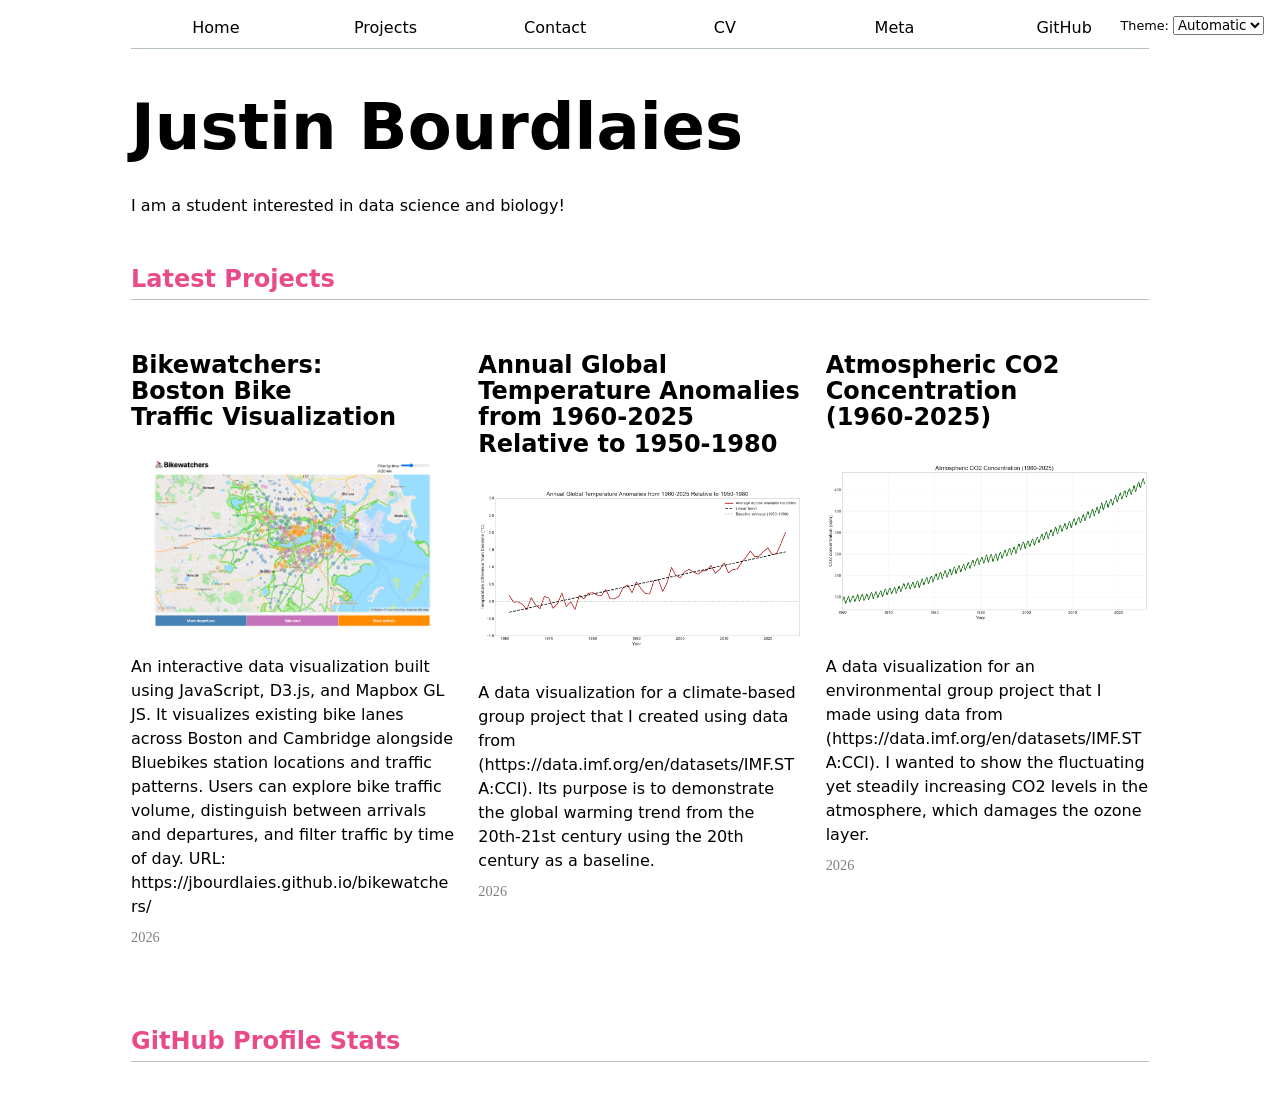
<file: index.html>
<!DOCTYPE html>
<html lang="en">
<head>
    <meta charset="UTF-8">
    <meta name="viewport" content="width=device-width, initial-scale=1.0">
    <title>Justin Bourdlaies: Personal site and portfolio</title>
    <link rel="stylesheet" href="style.css">
    <script type="module" src="global.js"></script>
</head>
<body>

     <h1>Justin Bourdlaies</h1>

     <p>
        I am a student interested in data science and biology!
    </p>
    
    <section>
        <h2>Latest Projects</h2>
        <div class="projects"></div>
    </section>

    <section>
        <h2>GitHub Profile Stats</h2>
        <div id="profile-stats"></div>
    </section>

    <script src="index.js" type="module" defer></script>

</body>
</html>
</file>
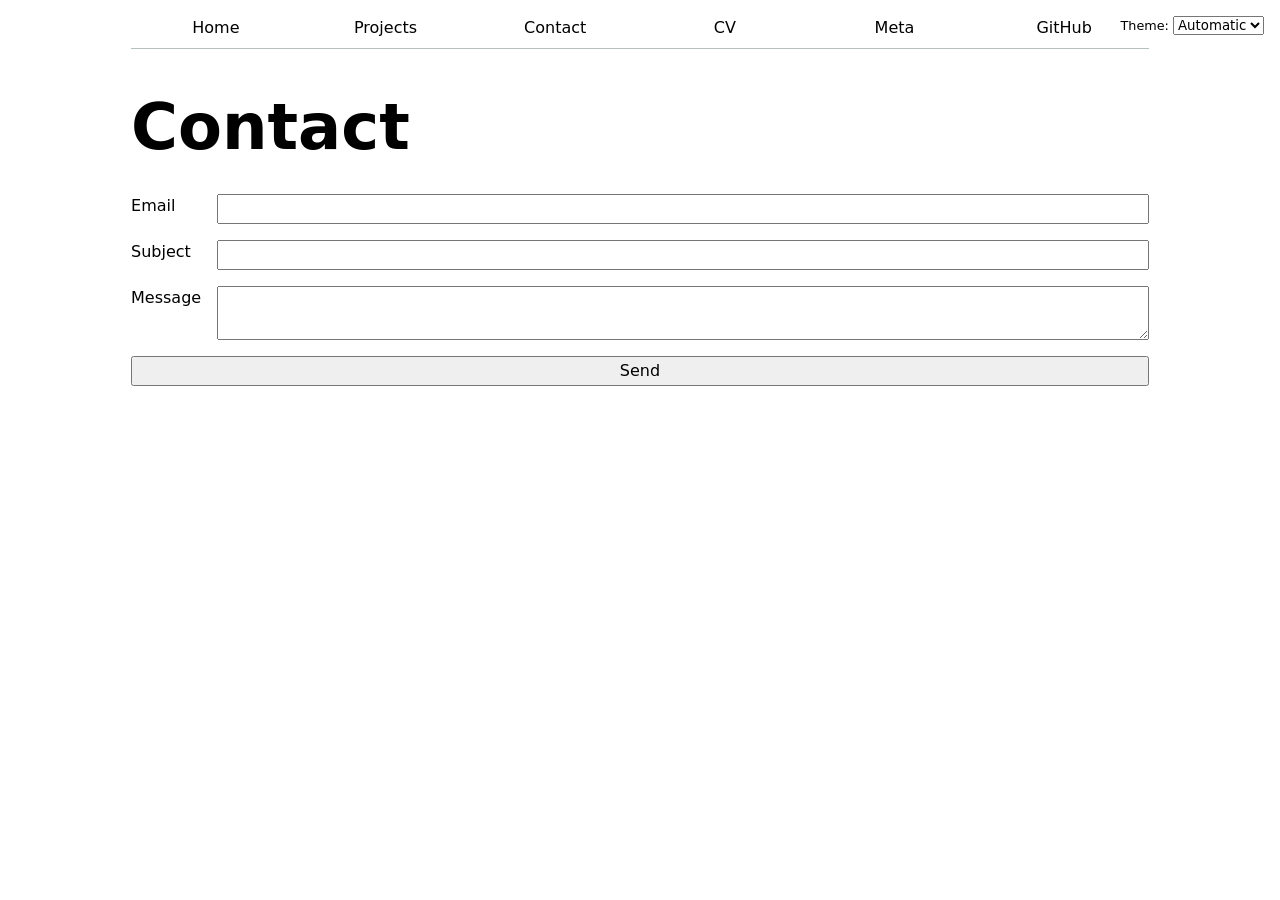
<file: contact/index.html>
<!DOCTYPE html>
<html lang="en">
<head>
    <meta charset="UTF-8">
    <meta name="viewport" content="width=device-width, initial-scale=1.0">
    <title>Justin Bourdlaies: Contact</title>
    <link rel="stylesheet" href="../style.css">
    <script type="module" src="../global.js"></script>
</head>
<body>

    <h1>Contact</h1>

    <form action="mailto:jbourdlaies@ucsd.edu" method="POST" enctype="text/plain">

        <label>
            Email
            <input name="email" type="email">
        </label>

        <label>
            Subject
            <input name="subject">
        </label>

        <label>
            Message
            <textarea name="body"></textarea>
        </label>

        <button>Send</button>

    </form>

</body>
</html>
</file>
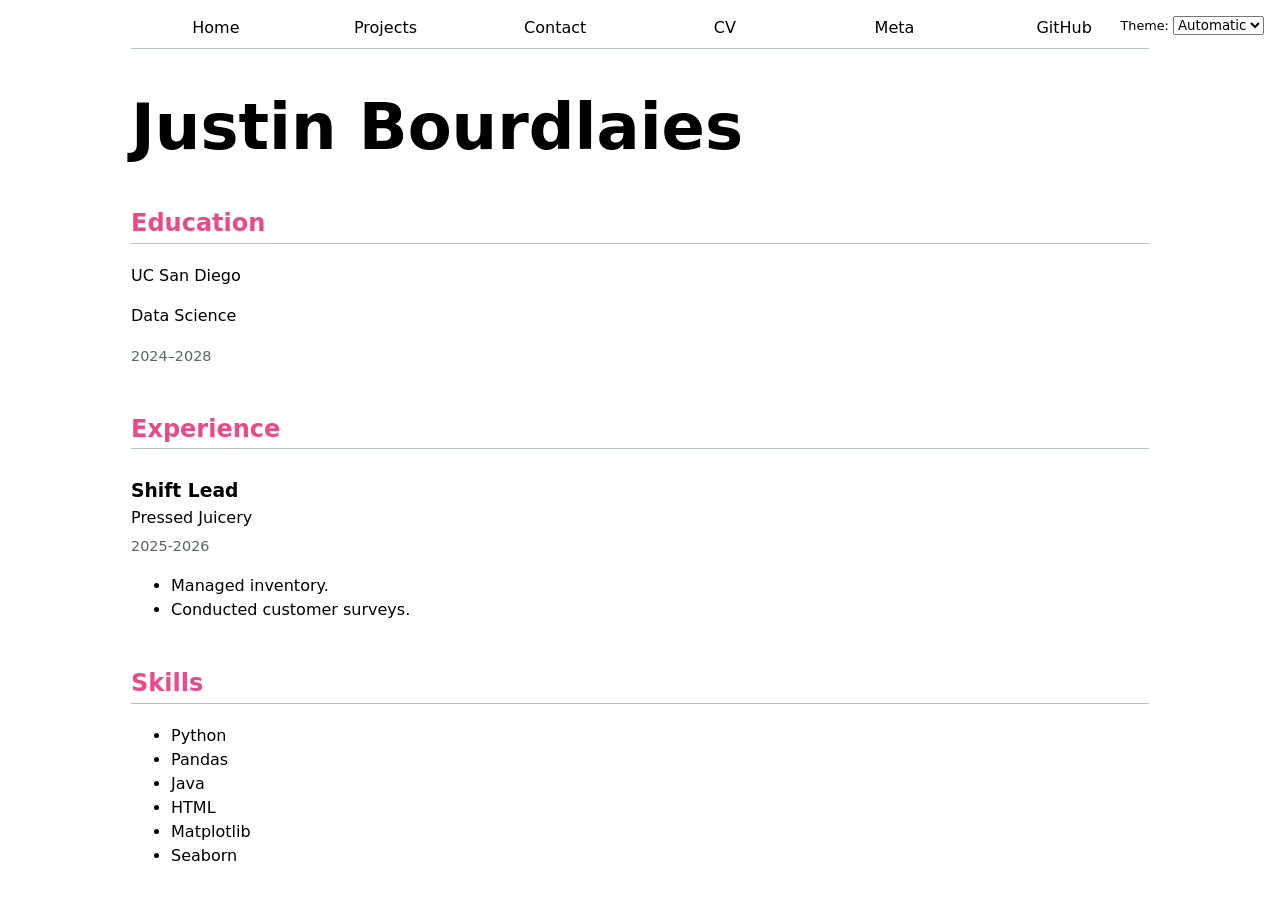
<file: cv/index.html>
<!DOCTYPE html>
<html lang="en">
<head>
    <meta charset="UTF-8">
    <meta name="viewport" content="width=device-width, initial-scale=1.0">
    <title>Justin Bourdlaies: CV</title>
    <link rel="stylesheet" href="../style.css">
    <script type="module" src="../global.js"></script>
</head>
<body>

    <h1>Justin Bourdlaies</h1>

    <section>
        <h2>Education</h2>

        <p>UC San Diego</p>
        <p>Data Science</p>
        <time>2024–2028</time>
    </section>

    <section>
        <h2>Experience</h2>

        <article>
            <h3>Shift Lead</h3>
            <p>Pressed Juicery</p>
            <time>2025-2026</time>

            <ul>
                <li>Managed inventory.</li>
                <li>Conducted customer surveys.</li>
            </ul>
        </article>
    </section>

    <section>
        <h2>Skills</h2>

        <ul>
            <li>Python</li>
            <li>Pandas</li>
            <li>Java</li>
            <li>HTML</li>
            <li>Matplotlib</li>
            <li>Seaborn</li>
        </ul>
    </section>

</body>
</html>
</file>
<file: style.css>
html {
  color-scheme: light dark;
}

label.color-scheme {
  position: absolute;
  top: 1rem;
  right: 1rem;
  font-size: 80%;
  font-family: inherit;
}

select {
  font-family: inherit;
}

html {
  --color-accent: oklch(65% 50% 0);
  accent-color: var(--color-accent);
}

body {
  font: 100%/1.5 system-ui;

  max-width: 100ch;
  margin-inline: max(1em, (100% - 100ch) / 2);
}

nav {
  display: flex;
  margin-bottom: 1em;
  border-bottom: 1px solid oklch(80% 3% 200);
  --border-color: oklch(50% 10% 200 / 40%);
}

nav a {
  flex: 1;
  text-decoration: none;
  color: inherit;
  text-align: center;
  padding: 0.5em;
}

nav a.current {
  border-bottom: 0.4em solid oklch(80% 3% 200);
  padding-bottom: 0.1em;
}

nav a:hover {
  border-bottom: 0.4em solid var(--color-accent);
}

input,
textarea,
button {
  font: inherit;
}

form {
  display: grid;
  grid-template-columns: auto 1fr;
  gap: 1em;
}

form label {
  display: grid;
  grid-column: 1 / -1;
  grid-template-columns: subgrid;
}

form button {
  grid-column: 1 / -1;
}

img {
  max-width: 100%;
}

.projects {
  display: grid;
  grid-template-columns: repeat(3, minmax(0, 1fr));
  gap: 1.5em;
  width: 100%;
  box-sizing: border-box;
}

.projects article {
  display: flex;
  flex-direction: column;
  min-width: 0;
  width: 100%;
  box-sizing: border-box;
  gap: 0.75em;
}

.projects article img {
  display: block;
  width: 100%;
  max-width: 100%;
  height: 200px;
  object-fit: contain;
  box-sizing: border-box;
}

.projects article h2,
.projects article h3,
.projects article p {
  min-width: 0;
  max-width: 100%;
  overflow-wrap: anywhere;
  margin: 0;
}

.project-text {
  display: flex;
  flex-direction: column;
  gap: 0.5em;
}

.project-text p {
  margin: 0;
}

.project-year {
  color: gray;
  font-family: Baskerville, serif;
  font-variant-numeric: oldstyle-nums;
  font-size: 0.9em;
}

#projects-pie-plot {
  max-width: 20em;
  margin-block: 2em;
  overflow: visible;
}

.container {
  display: flex;
  align-items: center;
  gap: 2em;
  margin-block: 2em;
}

#projects-pie-plot {
  width: 100%;
  max-width: 20em;
  flex: 0 1 20em;
  margin: 0;
  overflow: visible;
}

.legend {
  flex: 1;
  display: grid;
  grid-template-columns: repeat(auto-fill, minmax(9em, 1fr));
  gap: 0.8em;
  list-style: none;
  padding: 1em;
  margin: 0;
  border: 1px solid oklch(80% 3% 200);
  border-radius: 0.75em;
}

.legend-item {
  display: flex;
  align-items: center;
  gap: 0.5em;
  min-width: 0;
}

.swatch {
  display: inline-block;
  width: 0.9em;
  aspect-ratio: 1;
  flex-shrink: 0;
  background-color: var(--color);
  border-radius: 0.2em;
}

.legend-item em {
  color: gray;
  font-size: 0.9em;
}

@media (max-width: 600px) {
  .container {
    flex-direction: column;
    align-items: stretch;
  }

  #projects-pie-plot {
    align-self: center;
    width: 100%;
  }
}

@media (max-width: 700px) {
  .projects {
    grid-template-columns: repeat(2, minmax(0, 1fr));
  }
}

@media (max-width: 450px) {
  .projects {
    grid-template-columns: minmax(0, 1fr);
  }
}

h1 {
  font-size: 400%;
}

h1,
h2,
h3,
h4,
h5,
h6 {
  line-height: 1.1;
  text-wrap: balance;
}



body > section {
  margin-block: 3em;
}

body > section > h2 {
  color: var(--color-accent);
  border-bottom: 1px solid oklch(80% 3% 200);
  padding-bottom: 0.25em;
}

body > h1 {
  margin-bottom: 0.5em;
}

section article {
  margin-block: 2em;
}

section article h3 {
  margin-bottom: 0.25em;
}

section article p {
  margin-block: 0.25em;
}

time {
  color: oklch(50% 3% 200);
  font-size: 0.9em;
}

.searchBar {
  display: block;
  width: 100%;
  box-sizing: border-box;
  padding: 0.75em 1em;
  margin-block: 1.5em;
  font: inherit;
  border: 1px solid oklch(80% 3% 200);
  border-radius: 0.5em;
}

.searchBar:focus {
  outline: 2px solid var(--color-accent);
  outline-offset: 2px;
}

#projects-pie-plot path {
  cursor: pointer;
  transition: opacity 300ms, fill 300ms;
}

#projects-pie-plot:has(path:hover) path:not(:hover) {
  opacity: 0.5;
}

.selected {
  --color: oklch(60% 45% 0) !important;
}

.selected:is(path) {
  fill: var(--color);
}

.legend-item {
  cursor: pointer;
  border-radius: 0.25em;
  padding: 0.25em;
}

.legend-item:hover {
  background: oklch(80% 3% 200 / 20%);
}

.legend-item:focus-visible {
  outline: 2px solid var(--color-accent);
  outline-offset: 2px;
}

.legend-item.selected {
  background: oklch(80% 3% 200 / 30%);
  font-weight: 600;
}

.stats {
  display: grid;
  grid-template-columns: max-content 1fr;
  gap: 0.5em 1em;
  margin-block: 2em;
}

.stats dt {
  font-weight: 600;
}

.stats dd {
  margin: 0;
  font-variant-numeric: tabular-nums;
}

.gridlines line {
    stroke: oklch(80% 3% 200 / 40%);
    stroke-opacity: 0.7;
}

.gridlines path {
    stroke: none;
}

dl.info {
    display: grid;
    grid-template-columns: auto 1fr;
    gap: 0.5em 1em;
    margin: 0;

    transition-duration: 500ms;
    transition-property: opacity, visibility;
}

dl.info dt {
    color: gray;
}

dl.info dd {
    margin: 0;
}

.tooltip {
    position: fixed;
    top: 1em;
    left: 1em;
    background-color: rgba(255, 255, 255, 0.85);
    color: black;
    box-shadow: 0 4px 12px rgba(0, 0, 0, 0.15);
    border-radius: 8px;
    padding: 1em;
    backdrop-filter: blur(10px);
}

dl.info[hidden]:not(:hover, :focus-within) {
    opacity: 0;
    visibility: hidden;
}

circle {
    transition: 200ms;
    transform-origin: center;
    transform-box: fill-box;
}

circle:hover {
    transform: scale(1.5);
}

@keyframes marching-ants {
  to {
    stroke-dashoffset: -8;
  }
}

.selection {
  fill-opacity: 0.1;
  stroke: black;
  stroke-opacity: 0.7;
  stroke-dasharray: 5 3;
  animation: marching-ants 2s linear infinite;
}

circle.selected {
  fill: #ff6b6b;
}
</file>
